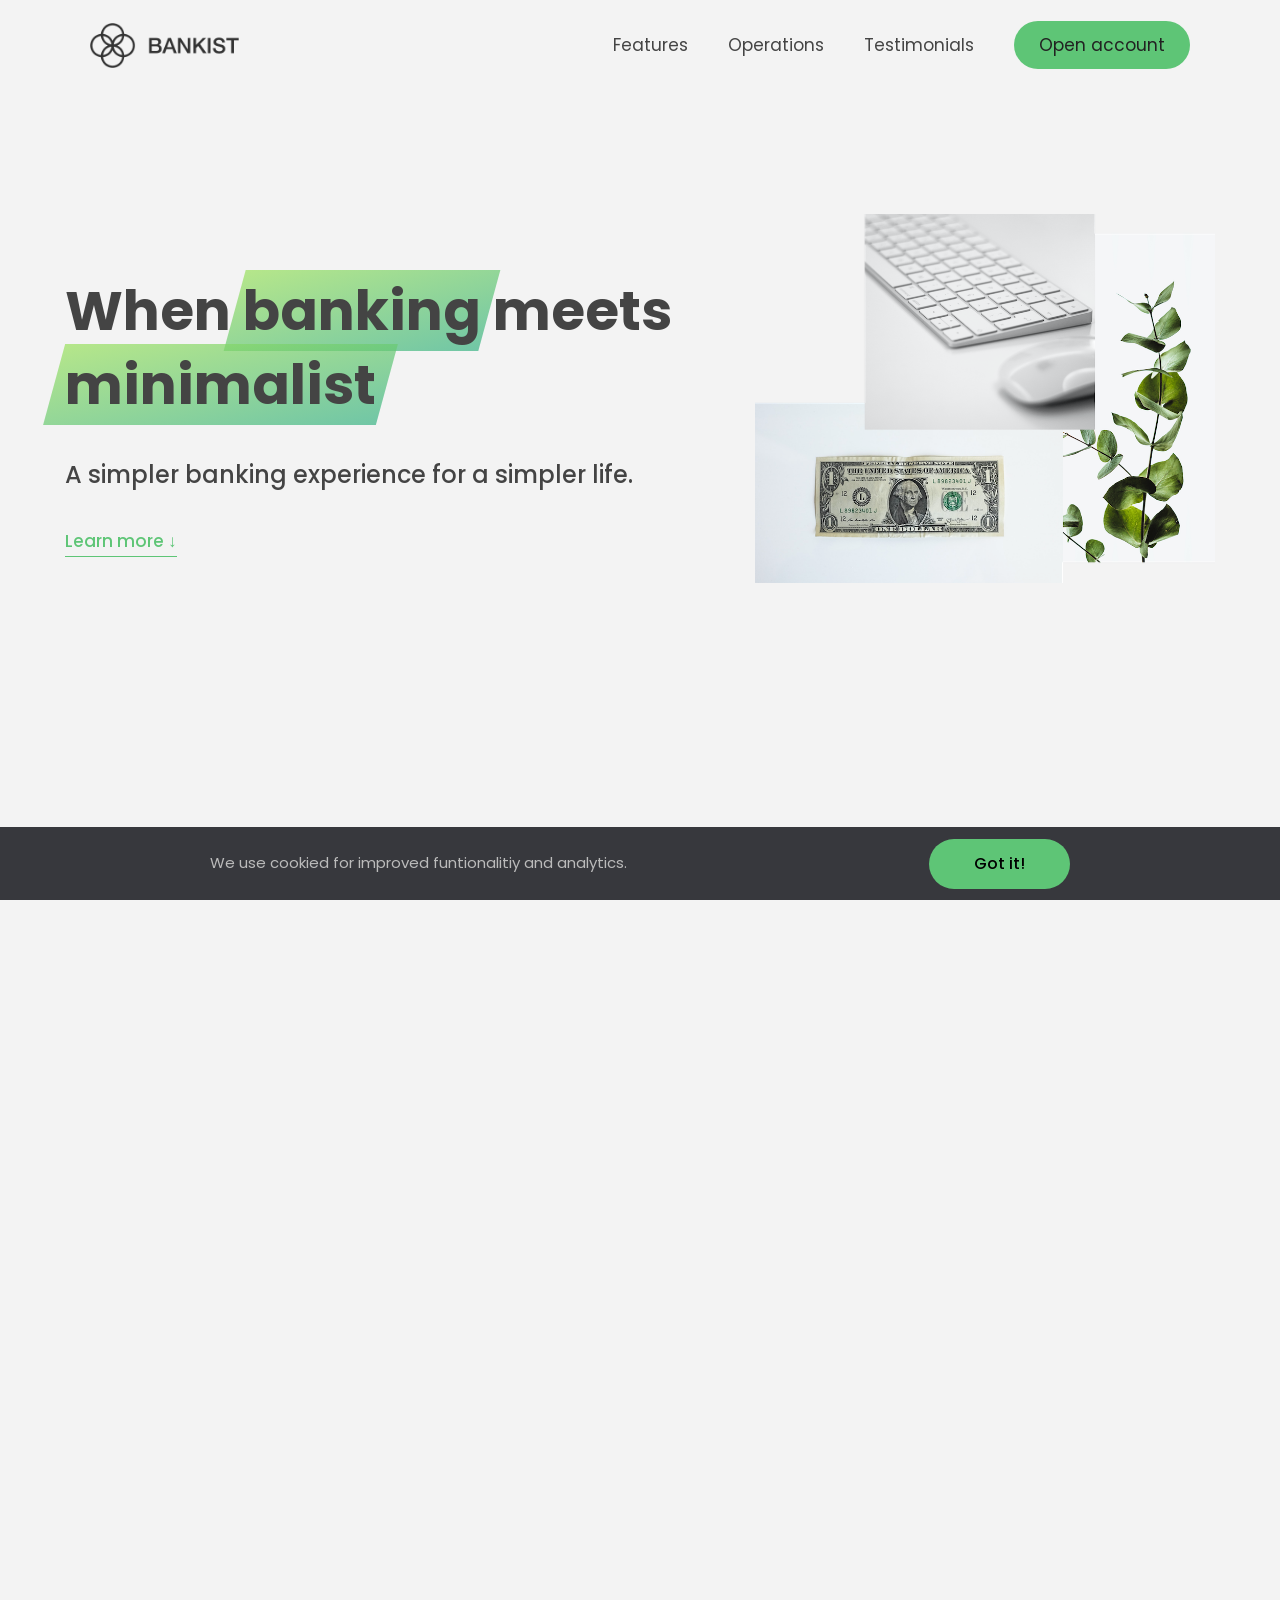
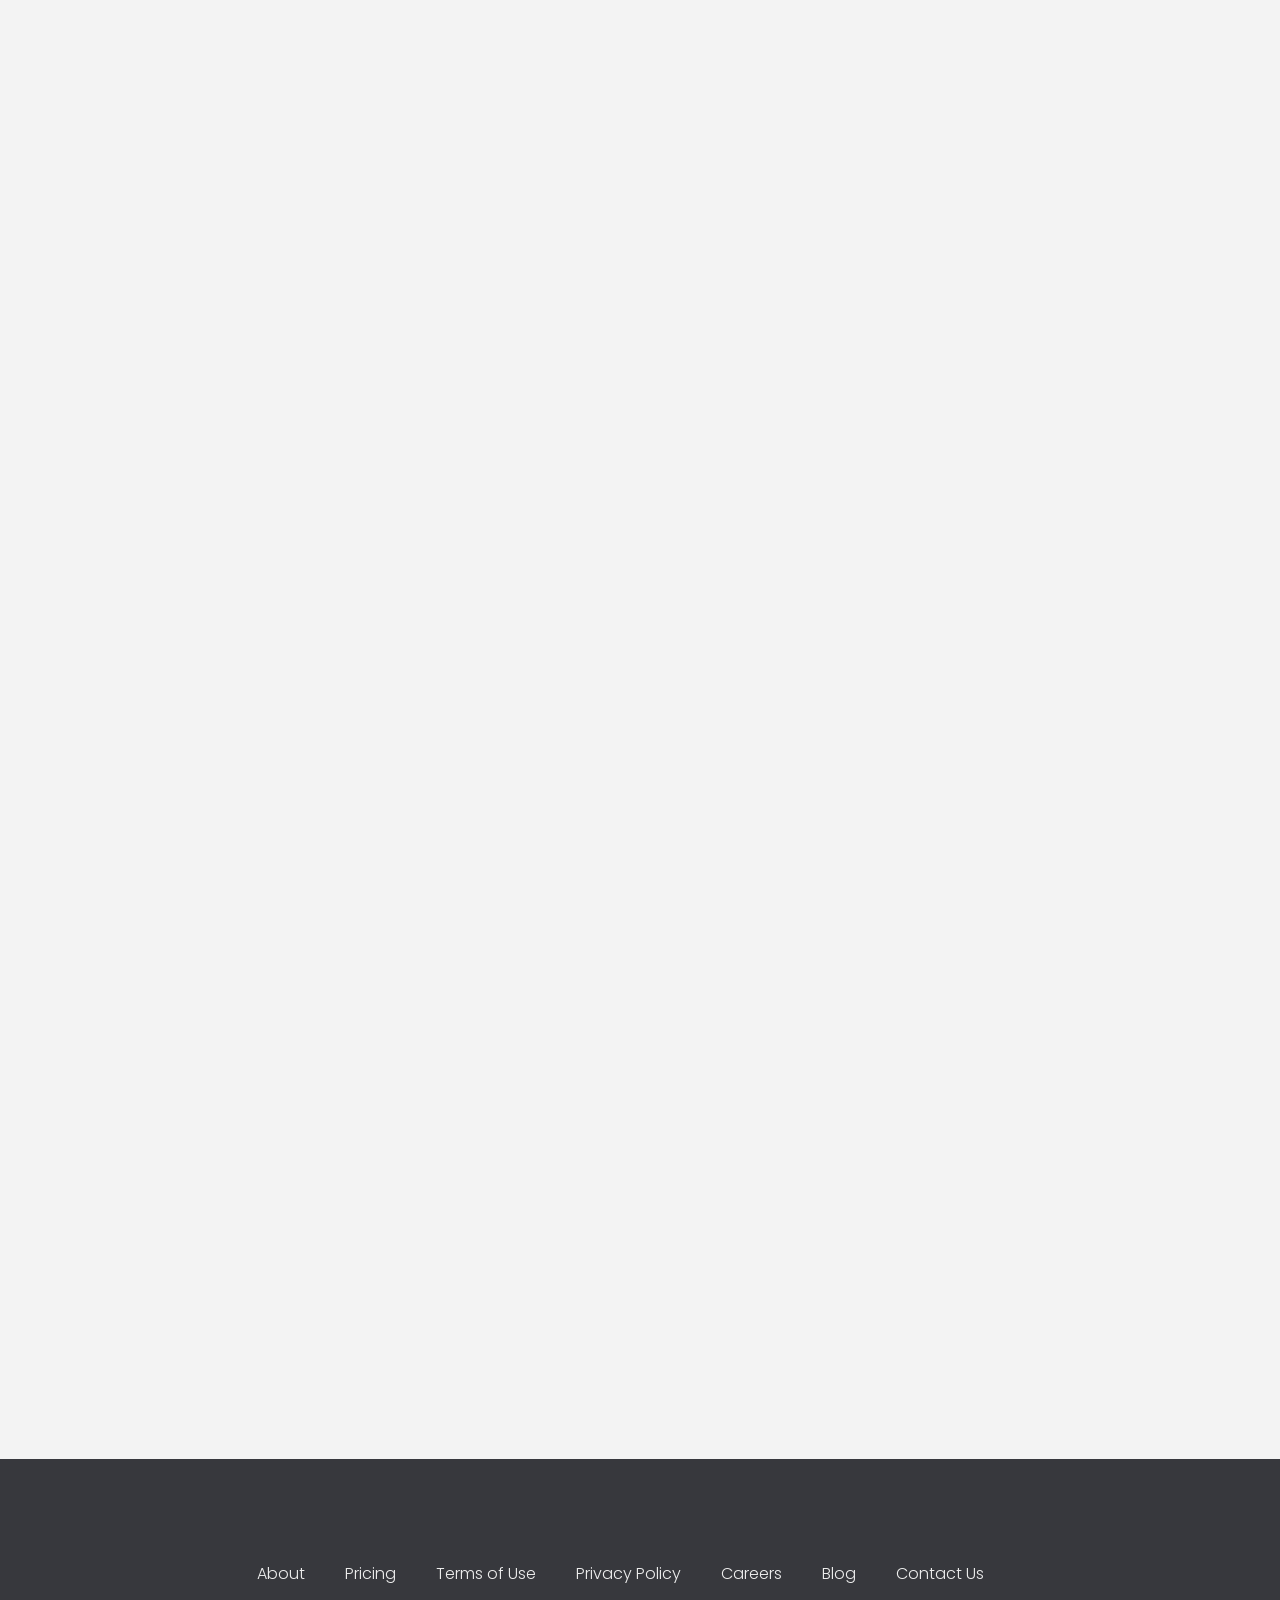
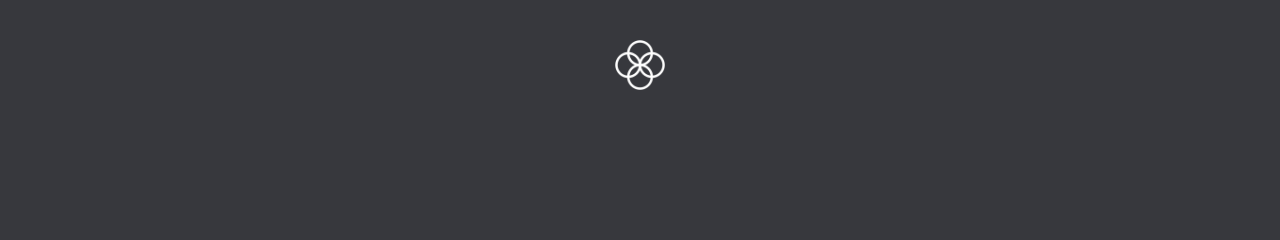
<file: bankist-final/index.html>
<!DOCTYPE html>
<html lang="en">
  <head>
    <meta charset="UTF-8" />
    <meta name="viewport" content="width=device-width, initial-scale=1.0" />
    <meta http-equiv="X-UA-Compatible" content="ie=edge" />
    <link rel="shortcut icon" type="image/png" href="img/icon.png" />

    <link
      href="https://fonts.googleapis.com/css?family=Poppins:300,400,500,600&display=swap"
      rel="stylesheet"
    />
    <link rel="stylesheet" href="style.css" />
    <title>Bankist | When Banking meets Minimalist</title>
  </head>
  <body>
    <header class="header">
      <nav class="nav">
        <img
          src="img/logo.png"
          alt="Bankist logo"
          class="nav__logo"
          id="logo"
        />
        <ul class="nav__links">
          <li class="nav__item">
            <a class="nav__link" href="#section--1">Features</a>
          </li>
          <li class="nav__item">
            <a class="nav__link" href="#section--2">Operations</a>
          </li>
          <li class="nav__item">
            <a class="nav__link" href="#section--3">Testimonials</a>
          </li>
          <li class="nav__item">
            <a class="nav__link nav__link--btn btn--show-modal" href="#"
              >Open account</a
            >
          </li>
        </ul>
      </nav>

      <div class="header__title">
        <h1>
          When
          <!-- Green highlight effect -->
          <span class="highlight">banking</span>
          meets<br />
          <span class="highlight">minimalist</span>
        </h1>
        <h4>A simpler banking experience for a simpler life.</h4>
        <button class="btn--text btn--scroll-to">Learn more &DownArrow;</button>
        <img
          src="img/hero.png"
          class="header__img"
          alt="Minimalist bank items"
        />
      </div>
    </header>

    <section class="section" id="section--1">
      <div class="section__title">
        <h2 class="section__description">Features</h2>
        <h3 class="section__header">
          Everything you need in a modern bank and more.
        </h3>
      </div>

      <div class="features">
        <img
          src="img/digital-lazy.jpg"
          data-src="img/digital.jpg"
          alt="Computer"
          class="features__img lazy-img"
        />
        <div class="features__feature">
          <div class="features__icon">
            <svg>
              <use href="img/icons.svg#icon-monitor"></use>
            </svg>
          </div>
          <h5 class="features__header">100% digital bank</h5>
          <p>
            Lorem ipsum dolor sit amet consectetur adipisicing elit. Unde alias
            sint quos? Accusantium a fugiat porro reiciendis saepe quibusdam
            debitis ducimus.
          </p>
        </div>

        <div class="features__feature">
          <div class="features__icon">
            <svg>
              <use href="img/icons.svg#icon-trending-up"></use>
            </svg>
          </div>
          <h5 class="features__header">Watch your money grow</h5>
          <p>
            Nesciunt quos autem dolorum voluptates cum dolores dicta fuga
            inventore ab? Nulla incidunt eius numquam sequi iste pariatur
            quibusdam!
          </p>
        </div>
        <img
          src="img/grow-lazy.jpg"
          data-src="img/grow.jpg"
          alt="Plant"
          class="features__img lazy-img"
        />

        <img
          src="img/card-lazy.jpg"
          data-src="img/card.jpg"
          alt="Credit card"
          class="features__img lazy-img"
        />
        <div class="features__feature">
          <div class="features__icon">
            <svg>
              <use href="img/icons.svg#icon-credit-card"></use>
            </svg>
          </div>
          <h5 class="features__header">Free debit card included</h5>
          <p>
            Quasi, fugit in cumque cupiditate reprehenderit debitis animi enim
            eveniet consequatur odit quam quos possimus assumenda dicta fuga
            inventore ab.
          </p>
        </div>
      </div>
    </section>

    <section class="section" id="section--2">
      <div class="section__title">
        <h2 class="section__description">Operations</h2>
        <h3 class="section__header">
          Everything as simple as possible, but no simpler.
        </h3>
      </div>

      <div class="operations">
        <div class="operations__tab-container">
          <button
            class="btn operations__tab operations__tab--1 operations__tab--active"
            data-tab="1"
          >
            <span>01</span>Instant Transfers
          </button>
          <button class="btn operations__tab operations__tab--2" data-tab="2">
            <span>02</span>Instant Loans
          </button>
          <button class="btn operations__tab operations__tab--3" data-tab="3">
            <span>03</span>Instant Closing
          </button>
        </div>
        <div
          class="operations__content operations__content--1 operations__content--active"
        >
          <div class="operations__icon operations__icon--1">
            <svg>
              <use href="img/icons.svg#icon-upload"></use>
            </svg>
          </div>
          <h5 class="operations__header">
            Tranfser money to anyone, instantly! No fees, no BS.
          </h5>
          <p>
            Lorem ipsum dolor sit amet, consectetur adipisicing elit, sed do
            eiusmod tempor incididunt ut labore et dolore magna aliqua. Ut enim
            ad minim veniam, quis nostrud exercitation ullamco laboris nisi ut
            aliquip ex ea commodo consequat.
          </p>
        </div>

        <div class="operations__content operations__content--2">
          <div class="operations__icon operations__icon--2">
            <svg>
              <use href="img/icons.svg#icon-home"></use>
            </svg>
          </div>
          <h5 class="operations__header">
            Buy a home or make your dreams come true, with instant loans.
          </h5>
          <p>
            Duis aute irure dolor in reprehenderit in voluptate velit esse
            cillum dolore eu fugiat nulla pariatur. Excepteur sint occaecat
            cupidatat non proident, sunt in culpa qui officia deserunt mollit
            anim id est laborum.
          </p>
        </div>
        <div class="operations__content operations__content--3">
          <div class="operations__icon operations__icon--3">
            <svg>
              <use href="img/icons.svg#icon-user-x"></use>
            </svg>
          </div>
          <h5 class="operations__header">
            No longer need your account? No problem! Close it instantly.
          </h5>
          <p>
            Excepteur sint occaecat cupidatat non proident, sunt in culpa qui
            officia deserunt mollit anim id est laborum. Ut enim ad minim
            veniam, quis nostrud exercitation ullamco laboris nisi ut aliquip ex
            ea commodo consequat.
          </p>
        </div>
      </div>
    </section>

    <section class="section" id="section--3">
      <div class="section__title section__title--testimonials">
        <h2 class="section__description">Not sure yet?</h2>
        <h3 class="section__header">
          Millions of Bankists are already making their lifes simpler.
        </h3>
      </div>

      <div class="slider">
        <div class="slide slide--1">
          <div class="testimonial">
            <h5 class="testimonial__header">Best financial decision ever!</h5>
            <blockquote class="testimonial__text">
              Lorem ipsum dolor sit, amet consectetur adipisicing elit.
              Accusantium quas quisquam non? Quas voluptate nulla minima
              deleniti optio ullam nesciunt, numquam corporis et asperiores
              laboriosam sunt, praesentium suscipit blanditiis. Necessitatibus
              id alias reiciendis, perferendis facere pariatur dolore veniam
              autem esse non voluptatem saepe provident nihil molestiae.
            </blockquote>
            <address class="testimonial__author">
              <img src="img/user-1.jpg" alt="" class="testimonial__photo" />
              <h6 class="testimonial__name">Aarav Lynn</h6>
              <p class="testimonial__location">San Francisco, USA</p>
            </address>
          </div>
        </div>

        <div class="slide slide--2">
          <div class="testimonial">
            <h5 class="testimonial__header">
              The last step to becoming a complete minimalist
            </h5>
            <blockquote class="testimonial__text">
              Quisquam itaque deserunt ullam, quia ea repellendus provident,
              ducimus neque ipsam modi voluptatibus doloremque, corrupti
              laborum. Incidunt numquam perferendis veritatis neque repellendus.
              Lorem, ipsum dolor sit amet consectetur adipisicing elit. Illo
              deserunt exercitationem deleniti.
            </blockquote>
            <address class="testimonial__author">
              <img src="img/user-2.jpg" alt="" class="testimonial__photo" />
              <h6 class="testimonial__name">Miyah Miles</h6>
              <p class="testimonial__location">London, UK</p>
            </address>
          </div>
        </div>

        <div class="slide slide--3">
          <div class="testimonial">
            <h5 class="testimonial__header">
              Finally free from old-school banks
            </h5>
            <blockquote class="testimonial__text">
              Debitis, nihil sit minus suscipit magni aperiam vel tenetur
              incidunt commodi architecto numquam omnis nulla autem,
              necessitatibus blanditiis modi similique quidem. Odio aliquam
              culpa dicta beatae quod maiores ipsa minus consequatur error sunt,
              deleniti saepe aliquid quos inventore sequi. Necessitatibus id
              alias reiciendis, perferendis facere.
            </blockquote>
            <address class="testimonial__author">
              <img src="img/user-3.jpg" alt="" class="testimonial__photo" />
              <h6 class="testimonial__name">Francisco Gomes</h6>
              <p class="testimonial__location">Lisbon, Portugal</p>
            </address>
          </div>
        </div>

        <!-- <div class="slide"><img src="img/img-1.jpg" alt="Photo 1" /></div>
        <div class="slide"><img src="img/img-2.jpg" alt="Photo 2" /></div>
        <div class="slide"><img src="img/img-3.jpg" alt="Photo 3" /></div>
        <div class="slide"><img src="img/img-4.jpg" alt="Photo 4" /></div> -->
        <button class="slider__btn slider__btn--left">&larr;</button>
        <button class="slider__btn slider__btn--right">&rarr;</button>
        <div class="dots"></div>
      </div>
    </section>

    <section class="section section--sign-up">
      <div class="section__title">
        <h3 class="section__header">
          The best day to join Bankist was one year ago. The second best is
          today!
        </h3>
      </div>
      <button class="btn btn--show-modal">Open your free account today!</button>
    </section>

    <footer class="footer">
      <ul class="footer__nav">
        <li class="footer__item">
          <a class="footer__link" href="#">About</a>
        </li>
        <li class="footer__item">
          <a class="footer__link" href="#">Pricing</a>
        </li>
        <li class="footer__item">
          <a class="footer__link" href="#">Terms of Use</a>
        </li>
        <li class="footer__item">
          <a class="footer__link" href="#">Privacy Policy</a>
        </li>
        <li class="footer__item">
          <a class="footer__link" href="#">Careers</a>
        </li>
        <li class="footer__item">
          <a class="footer__link" href="#">Blog</a>
        </li>
        <li class="footer__item">
          <a class="footer__link" href="#">Contact Us</a>
        </li>
      </ul>
      <img src="img/icon.png" alt="Logo" class="footer__logo" />
    </footer>

    <div class="modal hidden">
      <button class="btn--close-modal">&times;</button>
      <h2 class="modal__header">
        Open your bank account <br />
        in just <span class="highlight">5 minutes</span>
      </h2>
      <form class="modal__form">
        <label>First Name</label>
        <input type="text" />
        <label>Last Name</label>
        <input type="text" />
        <label>Email Address</label>
        <input type="email" />
        <button class="btn">Next step &rarr;</button>
      </form>
    </div>
    <div class="overlay hidden"></div>

    <script src="script.js"></script>
  </body>
</html>
</file>
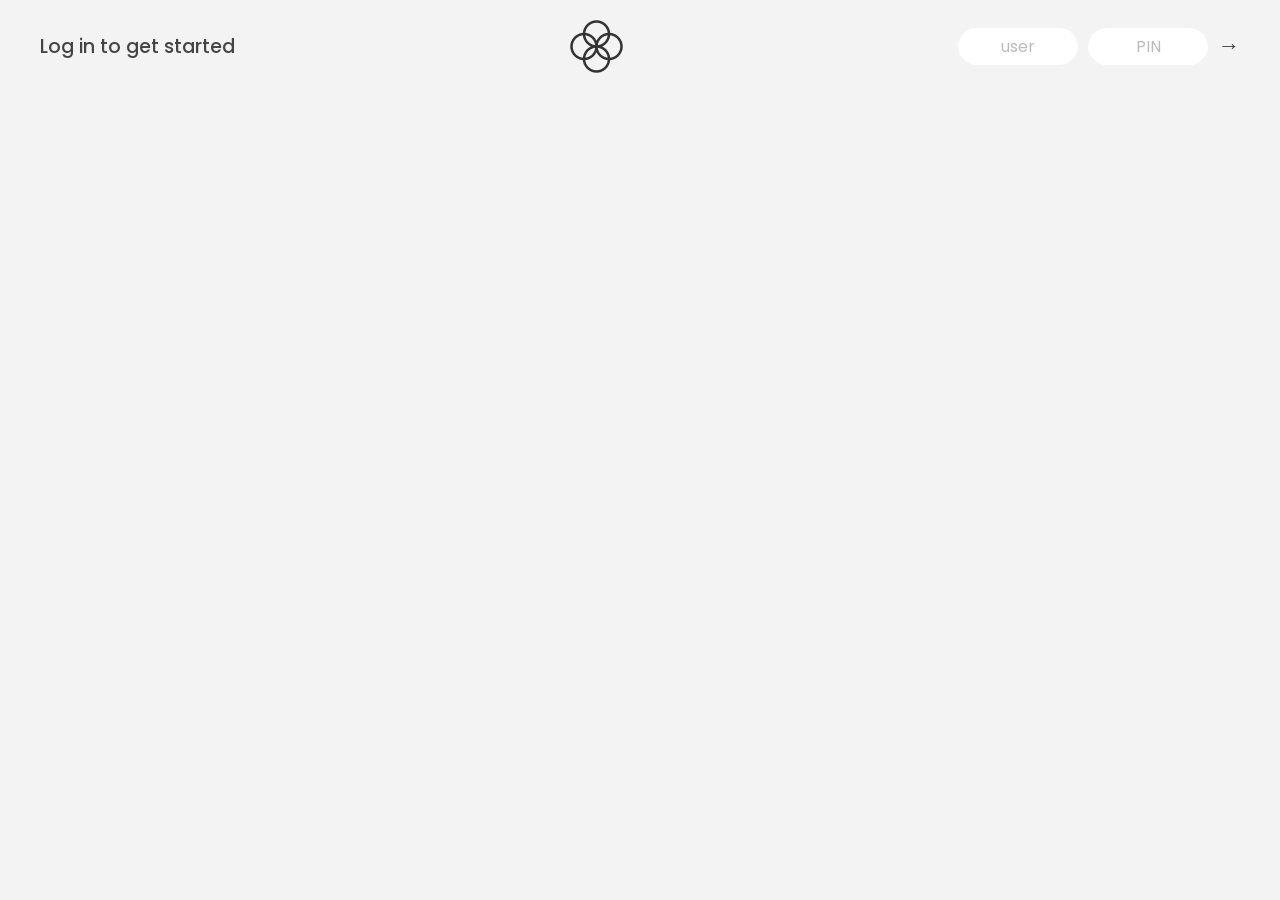
<file: bankist/index.html>
<!DOCTYPE html>
<html lang="en">
  <head>
    <meta charset="UTF-8" />
    <meta name="viewport" content="width=device-width, initial-scale=1.0" />
    <meta http-equiv="X-UA-Compatible" content="ie=edge" />
    <link rel="shortcut icon" type="image/png" href="/icon.png" />

    <link
      href="https://fonts.googleapis.com/css?family=Poppins:400,500,600&display=swap"
      rel="stylesheet"
    />

    <link rel="stylesheet" href="style.css" />
    <title>Bankist</title>
  </head>
  <body>
    <!-- TOP NAVIGATION -->
    <nav>
      <p class="welcome">Log in to get started</p>
      <img src="logo.png" alt="Logo" class="logo" />
      <form class="login">
        <input
          type="text"
          placeholder="user"
          class="login__input login__input--user"
        />
        <!-- In practice, use type="password" -->
        <input
          type="text"
          placeholder="PIN"
          maxlength="4"
          class="login__input login__input--pin"
        />
        <button class="login__btn">&rarr;</button>
      </form>
    </nav>

    <main class="app">
      <!-- BALANCE -->
      <div class="balance">
        <div>
          <p class="balance__label">Current balance</p>
          <p class="balance__date">
            As of <span class="date">05/03/2037</span>
          </p>
        </div>
        <p class="balance__value">0000€</p>
      </div>

      <!-- MOVEMENTS -->
      <div class="movements">
        <div class="movements__row">
          <div class="movements__type movements__type--deposit">2 deposit</div>
          <div class="movements__date">3 days ago</div>
          <div class="movements__value">4 000€</div>
        </div>
        <div class="movements__row">
          <div class="movements__type movements__type--withdrawal">
            1 withdrawal
          </div>
          <div class="movements__date">24/01/2037</div>
          <div class="movements__value">-378€</div>
        </div>
      </div>

      <!-- SUMMARY -->
      <div class="summary">
        <p class="summary__label">In</p>
        <p class="summary__value summary__value--in">0000€</p>
        <p class="summary__label">Out</p>
        <p class="summary__value summary__value--out">0000€</p>
        <p class="summary__label">Interest</p>
        <p class="summary__value summary__value--interest">0000€</p>
        <button class="btn--sort">&downarrow; SORT</button>
      </div>

      <!-- OPERATION: TRANSFERS -->
      <div class="operation operation--transfer">
        <h2>Transfer money</h2>
        <form class="form form--transfer">
          <input type="text" class="form__input form__input--to" />
          <input type="number" class="form__input form__input--amount" />
          <button class="form__btn form__btn--transfer">&rarr;</button>
          <label class="form__label">Transfer to</label>
          <label class="form__label">Amount</label>
        </form>
      </div>

      <!-- OPERATION: LOAN -->
      <div class="operation operation--loan">
        <h2>Request loan</h2>
        <form class="form form--loan">
          <input type="number" class="form__input form__input--loan-amount" />
          <button class="form__btn form__btn--loan">&rarr;</button>
          <label class="form__label form__label--loan">Amount</label>
        </form>
      </div>

      <!-- OPERATION: CLOSE -->
      <div class="operation operation--close">
        <h2>Close account</h2>
        <form class="form form--close">
          <input type="text" class="form__input form__input--user" />
          <input
            type="password"
            maxlength="6"
            class="form__input form__input--pin"
          />
          <button class="form__btn form__btn--close">&rarr;</button>
          <label class="form__label">Confirm user</label>
          <label class="form__label">Confirm PIN</label>
        </form>
      </div>

      <!-- LOGOUT TIMER -->
      <p class="logout-timer">
        You will be logged out in <span class="timer">05:00</span>
      </p>
    </main>

    <script src="script.js"></script>
  </body>
</html>
</file>
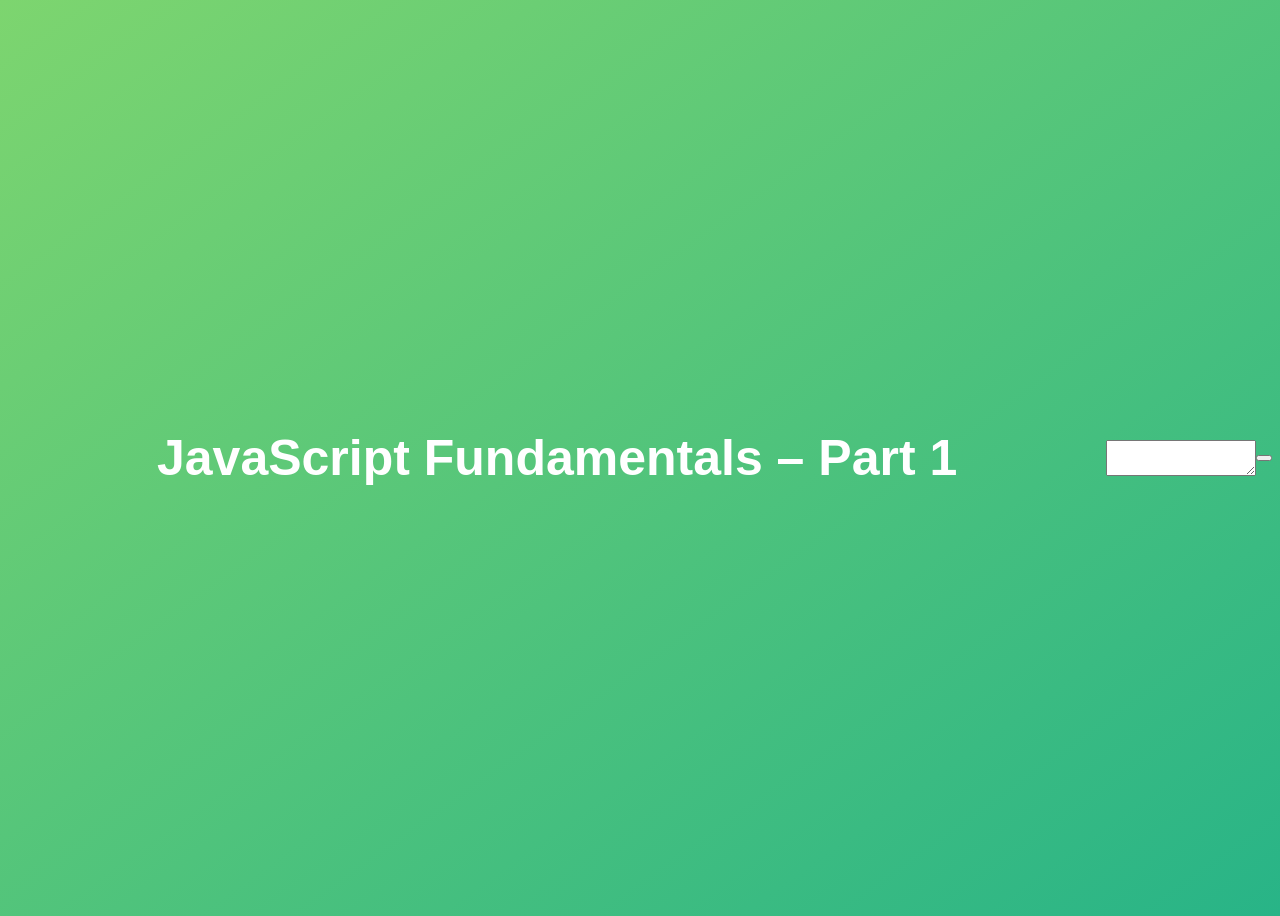
<file: data+structures+modern+operator+and+string/index.html>
<!DOCTYPE html>
<html lang="en">
  <head>
    <meta charset="UTF-8" />
    <meta name="viewport" content="width=device-width, initial-scale=1.0" />
    <meta http-equiv="X-UA-Compatible" content="ie=edge" />
    <title>JavaScript Fundamentals – Part 1</title>
    <style>
      body {
        height: 100vh;
        display: flex;
        align-items: center;
        background: linear-gradient(to top left, #28b487, #7dd56f);
      }
      h1 {
        font-family: sans-serif;
        font-size: 50px;
        line-height: 1.3;
        width: 100%;
        padding: 30px;
        text-align: center;
        color: white;
      }
    </style>
  </head>
  <body>
    <h1>JavaScript Fundamentals – Part 1</h1>
    <script src="script.js"></script>
  </body>
</html>
</file>
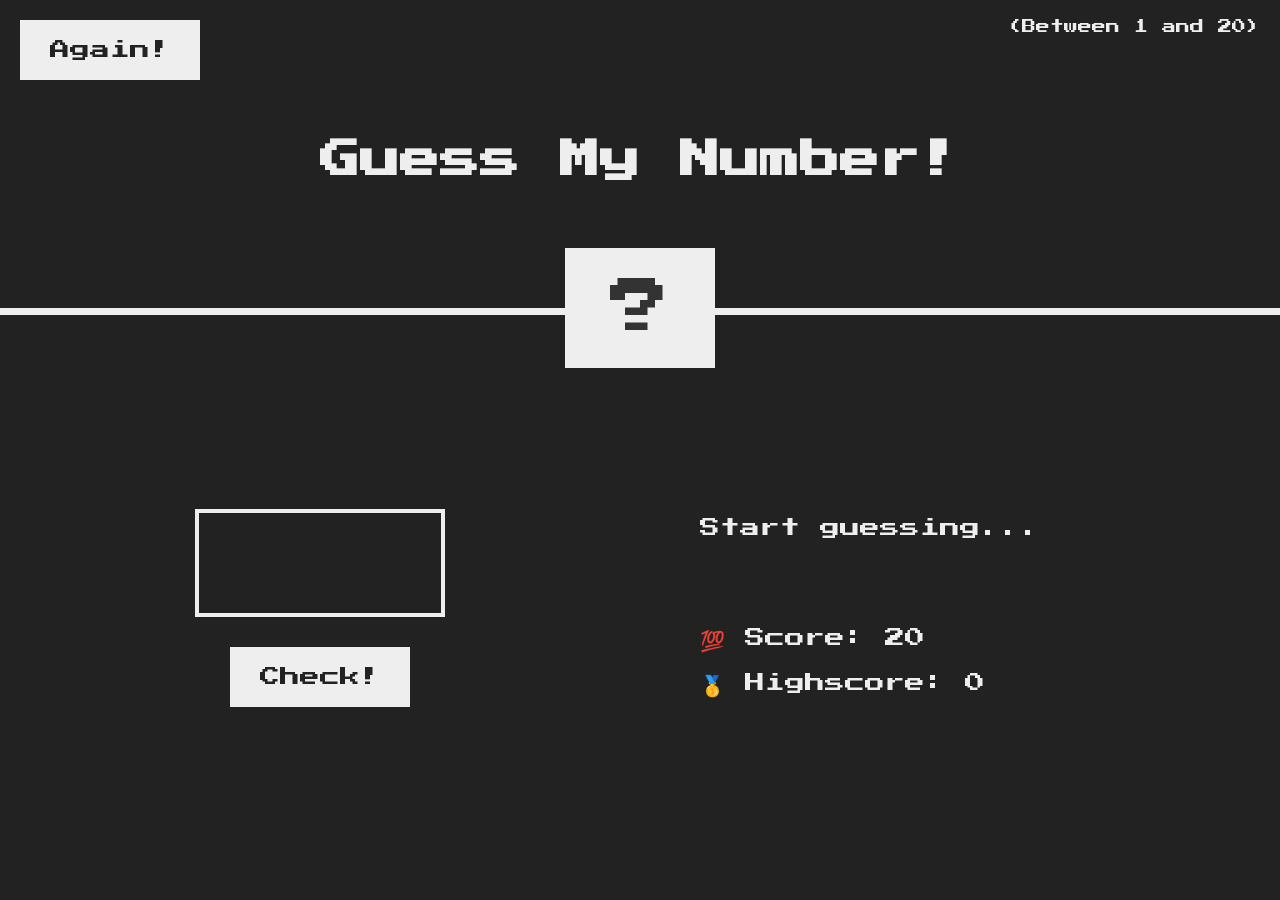
<file: guess_my_numbers/index.html>
<!DOCTYPE html>
<html lang="en">
  <head>
    <meta charset="UTF-8" />
    <meta name="viewport" content="width=device-width, initial-scale=1.0" />
    <meta http-equiv="X-UA-Compatible" content="ie=edge" />
    <link rel="stylesheet" href="style.css" />
    <title>Guess My Number!</title>
  </head>
  <body>
    <header>
      <h1>Guess My Number!</h1>
      <p class="between">(Between 1 and 20)</p>
      <button class="btn again">Again!</button>
      <div class="number">?</div>
    </header>
    <main>
      <section class="left">
        <input type="number" class="guess" />
        <button class="btn check">Check!</button>
      </section>
      <section class="right">
        <p class="message">Start guessing...</p>
        <p class="label-score">💯 Score: <span class="score">20</span></p>
        <p class="label-highscore">
          🥇 Highscore: <span class="highscore">0</span>
        </p>
      </section>
    </main>
    <script src="script.js"></script>
  </body>
</html>
</file>
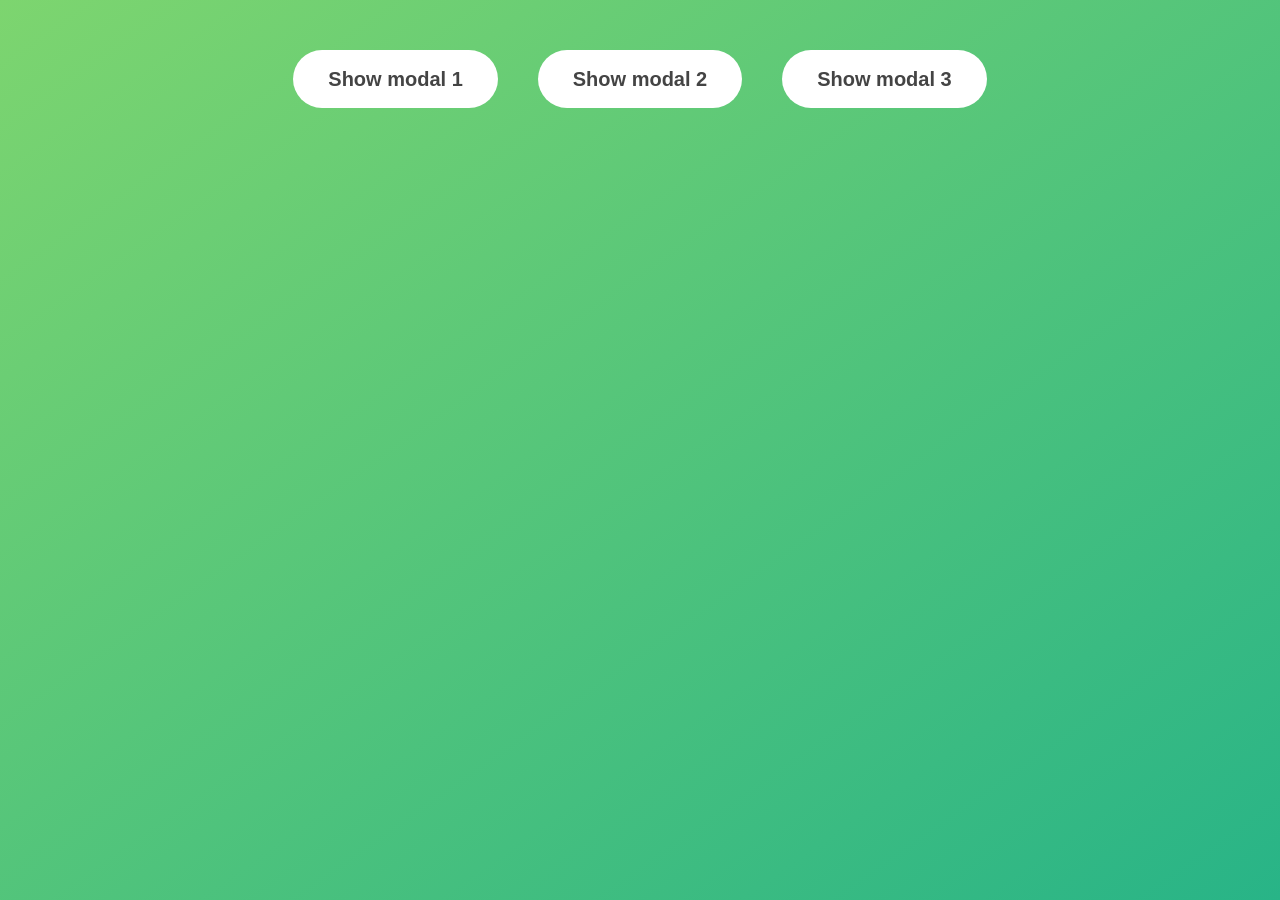
<file: modal/index.html>
<!DOCTYPE html>
<html lang="en">
  <head>
    <meta charset="UTF-8" />
    <meta name="viewport" content="width=device-width, initial-scale=1.0" />
    <meta http-equiv="X-UA-Compatible" content="ie=edge" />
    <link rel="stylesheet" href="style.css" />
    <title>Modal window</title>
  </head>
  <body>
    <button class="show-modal">Show modal 1</button>
    <button class="show-modal">Show modal 2</button>
    <button class="show-modal">Show modal 3</button>

    <div class="modal hidden">
      <button class="close-modal">&times;</button>
      <h1>I'm a modal window 😍</h1>
      <p>
        Lorem ipsum dolor sit amet, consectetur adipisicing elit, sed do eiusmod
        tempor incididunt ut labore et dolore magna aliqua. Ut enim ad minim
        veniam, quis nostrud exercitation ullamco laboris nisi ut aliquip ex ea
        commodo consequat. Duis aute irure dolor in reprehenderit in voluptate
        velit esse cillum dolore eu fugiat nulla pariatur. Excepteur sint
        occaecat cupidatat non proident, sunt in culpa qui officia deserunt
        mollit anim id est laborum.
      </p>
    </div>
    <div class="overlay hidden"></div>

    <script src="script.js"></script>
  </body>
</html>
</file>
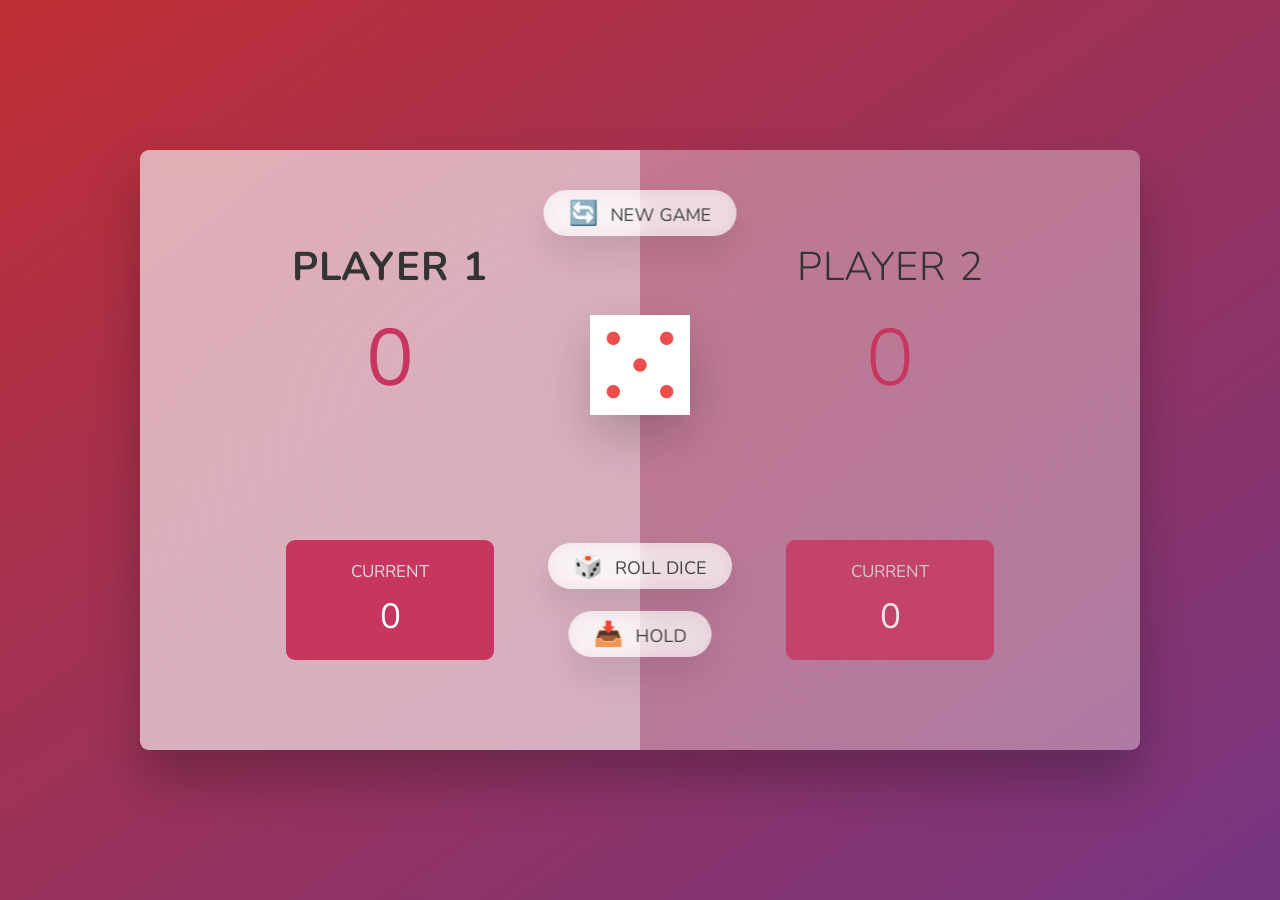
<file: ping_game/index.html>
<!DOCTYPE html>
<html lang="en">
  <head>
    <meta charset="UTF-8" />
    <meta name="viewport" content="width=device-width, initial-scale=1.0" />
    <meta http-equiv="X-UA-Compatible" content="ie=edge" />
    <link rel="stylesheet" href="style.css" />
    <title>Pig Game</title>
  </head>
  <body>
    <main>
      <section class="player player--0 player--active">
        <h2 class="name" id="name--0">Player 1</h2>
        <p class="score" id="score--0">0</p>
        <div class="current">
          <p class="current-label">Current</p>
          <p class="current-score" id="current--0">0</p>
        </div>
      </section>
      <section class="player player--1">
        <h2 class="name" id="name--1">Player 2</h2>
        <p class="score" id="score--1">0</p>
        <div class="current">
          <p class="current-label">Current</p>
          <p class="current-score" id="current--1">0</p>
        </div>
      </section>

      <img src="dice-5.png" alt="Playing dice" class="dice" />
      <button class="btn btn--new">🔄 New game</button>
      <button class="btn btn--roll">🎲 Roll dice</button>
      <button class="btn btn--hold">📥 Hold</button>
    </main>
    <script src="script.js"></script>
  </body>
</html>
</file>
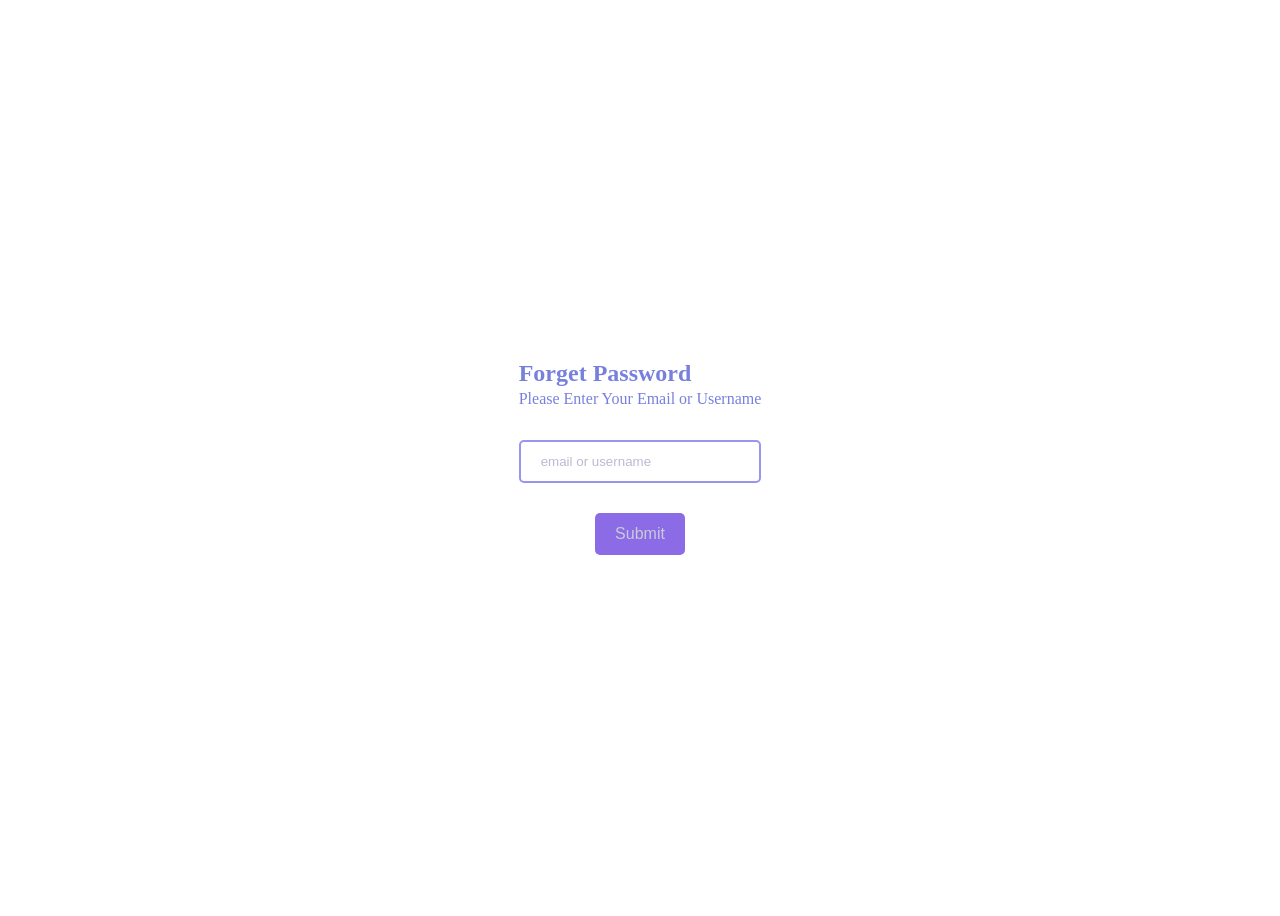
<file: to do app/frontend/signup-login/forget-password.html>
<!DOCTYPE html>
<html lang="en">
  <head>
    <meta charset="UTF-8" />
    <meta name="viewport" content="width=device-width, initial-scale=1.0" />
    <meta http-equiv="X-UA-Compatible" content="ie=edge" />
    <link rel="stylesheet" href="style.css" />
    <title>To do</title>
  </head>
  <body>
    <div class="login-form">
      <h1
        style="
          font-size: 1.5rem;
          color: #7880dd;
          margin-bottom: 0.2rem;
          margin-top: 0.2rem;
        "
      >
        Forget Password
      </h1>
      <p style="margin-top: 0.15rem; margin-bottom: 2rem; color: #7880dd">
        Please Enter Your Email or Username
      </p>
      <input
        type="text"
        name="email-username"
        minlength="6"
        maxlength="20"
        required,
        placeholder="email or username"
      /><br /><br />
      <div class="flex-parent jc-center">
        <input type="button" class="button" value="Submit" />
      </div>
    </div>
  </body>
</html>
</file>
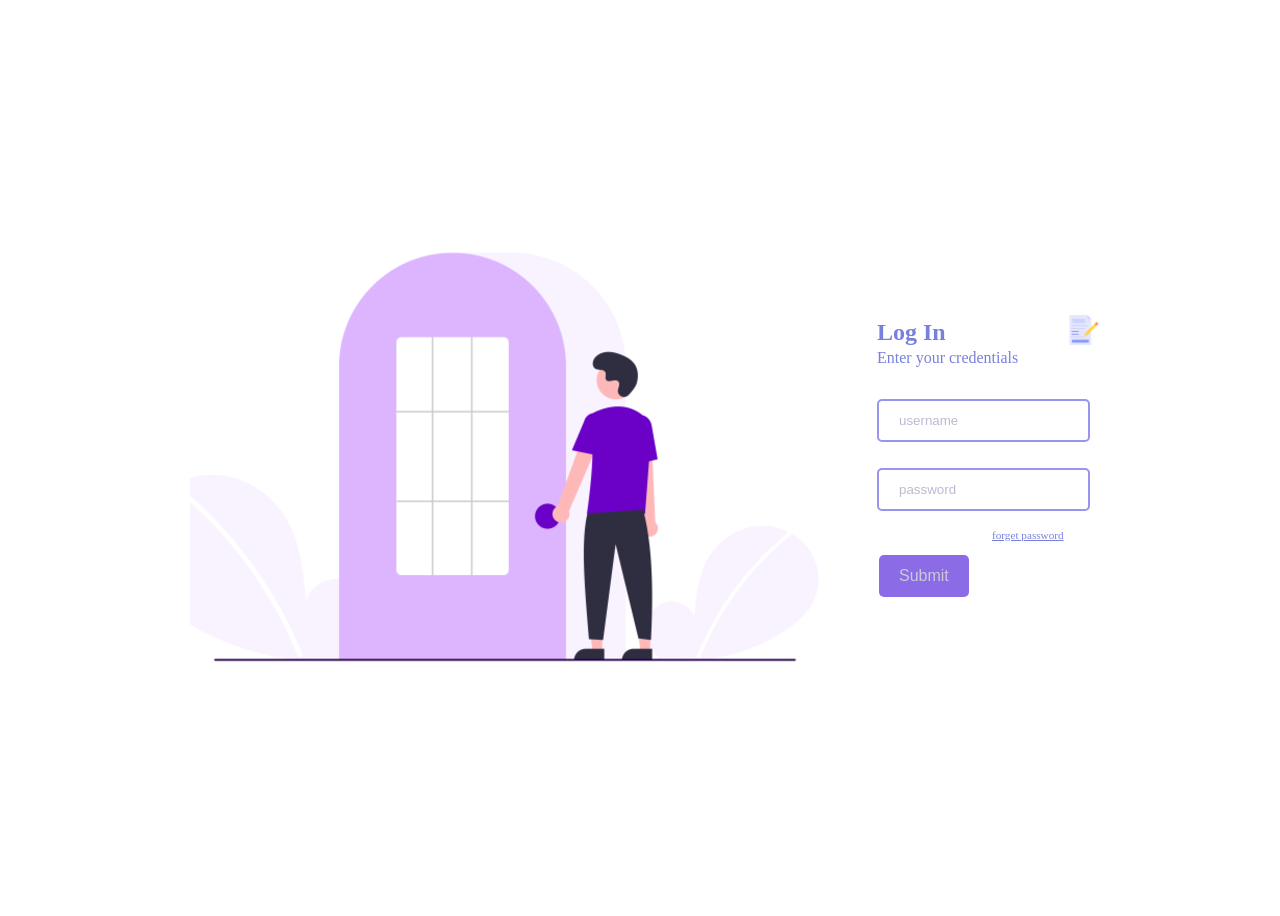
<file: to do app/frontend/signup-login/login.html>
<!DOCTYPE html>
<html lang="en">
  <head>
    <meta charset="UTF-8" />
    <meta name="viewport" content="width=device-width, initial-scale=1.0" />
    <meta http-equiv="X-UA-Compatible" content="ie=edge" />
    <link rel="stylesheet" href="style.css" />
    <title>To do</title>
  </head>
  <body>
    <div class="login-image">
      <img src="login.png" />
    </div>
    <div class="login-form">
      <div id="registration-form-icon">
        <a href="signup.html">
          <img id="registration-form-image" src="content-creator.png" />
        </a>
      </div>

      <h1
        style="
          font-size: 1.5rem;
          color: #7880dd;
          margin-bottom: 0.2rem;
          margin-top: 0.2rem;
        "
      >
        Log In
      </h1>
      <p style="margin-top: 0.15rem; margin-bottom: 2rem; color: #7880dd">
        Enter your credentials
      </p>
      <form id="loginForm">
        <input
          type="text"
          name="username"
          minlength="6"
          maxlength="20"
          required,
          placeholder="username"
        /><br /><br />
        <input
          type="text"
          name="password"
          minlength="6"
          maxlength="20"
          required,
          placeholder="password"
          style="margin-bottom: 0%"
        /><br /><br />
        <div id="forget-password">
          <a style="color: #7880dd" href="forget-password.html"
            >forget password</a
          >
        </div>
        <input type="button" class="button" value="Submit" />
        <!-- <div class="flex-parent jc-center">
          <input type="button" class="button" value="Submit" />
        </div> -->
      </form>
    </div>
    <script src="https://code.jquery.com/jquery-3.6.0.min.js"></script>
    <script>
      $(document).ready(function () {
        $("#loginForm").submit(function (event) {
          event.preventDefault(); // Prevent the default form submission

          // Access the form elements and their values using jQuery
          var username = $("#username").val();
          var password = $("#password").val();

          // Do something with the username and password, like sending them to a server
          console.log("Username:", username);
          console.log("Password:", password);
        });
      });
    </script>
  </body>
</html>
</file>
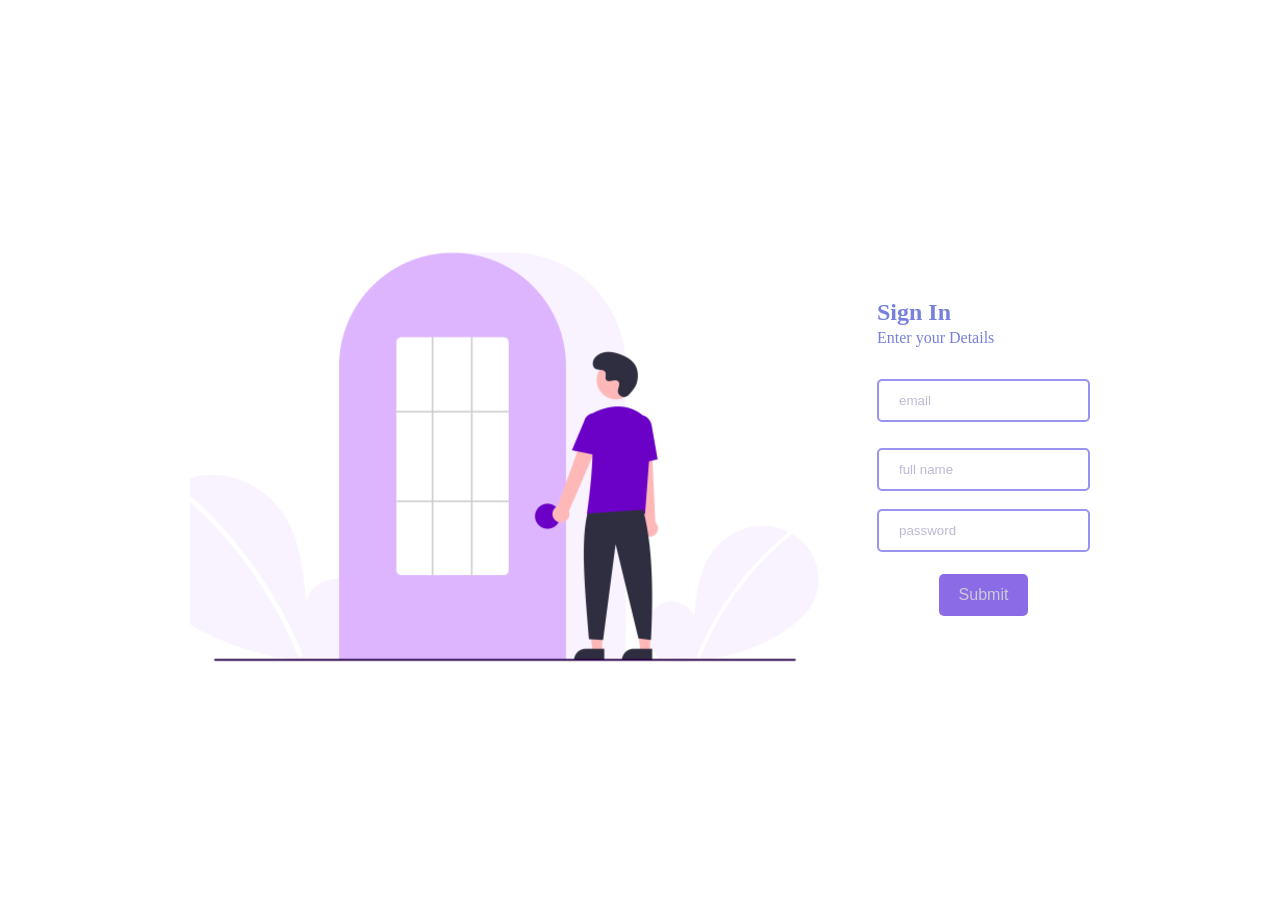
<file: to do app/frontend/signup-login/signup.html>
<!DOCTYPE html>
<html lang="en">
  <head>
    <meta charset="UTF-8" />
    <meta name="viewport" content="width=device-width, initial-scale=1.0" />
    <meta http-equiv="X-UA-Compatible" content="ie=edge" />
    <link rel="stylesheet" href="style.css" />
    <title>To do</title>
  </head>
  <body>
    <div class="login-image">
      <img src="login.png" />
    </div>
    <div class="login-form">
      <h1
        style="
          font-size: 1.5rem;
          color: #7880dd;
          margin-bottom: 0.2rem;
          margin-top: 0.2rem;
        "
      >
        Sign In
      </h1>
      <p style="margin-top: 0.15rem; margin-bottom: 2rem; color: #7880dd">
        Enter your Details
      </p>
      <input
        type="text"
        name="email"
        minlength="6"
        maxlength="20"
        required,
        placeholder="email"
      /><br /><br />
      <input
        type="text"
        name="full name"
        minlength="6"
        maxlength="20"
        required,
        placeholder="full name"
        style="margin-bottom: 0%"
      /><br /><br />
      <input
        type="text"
        name="password"
        minlength="6"
        maxlength="20"
        required,
        placeholder="password"
        style="margin-bottom: 0%"
      /><br /><br />
      <div class="flex-parent jc-center">
        <input type="button" class="button" value="Submit" />
      </div>
    </div>
  </body>
</html>
</file>
<file: bankist-final/style.css>
/* The page is NOT responsive. You can implement responsiveness yourself if you wanna have some fun 😃 */

:root {
  --color-primary: #5ec576;
  --color-secondary: #ffcb03;
  --color-tertiary: #ff585f;
  --color-primary-darker: #4bbb7d;
  --color-secondary-darker: #ffbb00;
  --color-tertiary-darker: #fd424b;
  --color-primary-opacity: #5ec5763a;
  --color-secondary-opacity: #ffcd0331;
  --color-tertiary-opacity: #ff58602d;
  --gradient-primary: linear-gradient(to top left, #39b385, #9be15d);
  --gradient-secondary: linear-gradient(to top left, #ffb003, #ffcb03);
}

* {
  margin: 0;
  padding: 0;
  box-sizing: inherit;
}

html {
  font-size: 62.5%;
  box-sizing: border-box;
}

body {
  font-family: 'Poppins', sans-serif;
  font-weight: 300;
  color: #444;
  line-height: 1.9;
  background-color: #f3f3f3;
}

/* GENERAL ELEMENTS */
.section {
  padding: 15rem 3rem;
  border-top: 1px solid #ddd;

  transition: transform 1s, opacity 1s;
}

.section--hidden {
  opacity: 0;
  transform: translateY(8rem);
}

.section__title {
  max-width: 80rem;
  margin: 0 auto 8rem auto;
}

.section__description {
  font-size: 1.8rem;
  font-weight: 600;
  text-transform: uppercase;
  color: var(--color-primary);
  margin-bottom: 1rem;
}

.section__header {
  font-size: 4rem;
  line-height: 1.3;
  font-weight: 500;
}

.btn {
  display: inline-block;
  background-color: var(--color-primary);
  font-size: 1.6rem;
  font-family: inherit;
  font-weight: 500;
  border: none;
  padding: 1.25rem 4.5rem;
  border-radius: 10rem;
  cursor: pointer;
  transition: all 0.3s;
}

.btn:hover {
  background-color: var(--color-primary-darker);
}

.btn--text {
  display: inline-block;
  background: none;
  font-size: 1.7rem;
  font-family: inherit;
  font-weight: 500;
  color: var(--color-primary);
  border: none;
  border-bottom: 1px solid currentColor;
  padding-bottom: 2px;
  cursor: pointer;
  transition: all 0.3s;
}

p {
  color: #666;
}

/* This is BAD for accessibility! Don't do in the real world! */
button:focus {
  outline: none;
}

img {
  transition: filter 0.5s;
}

.lazy-img {
  filter: blur(20px);
}

/* NAVIGATION */
.nav {
  display: flex;
  justify-content: space-between;
  align-items: center;
  height: 9rem;
  width: 100%;
  padding: 0 6rem;
  z-index: 100;
}

/* nav and stickly class at the same time */
.nav.sticky {
  position: fixed;
  background-color: rgba(255, 255, 255, 0.95);
}

.nav__logo {
  height: 4.5rem;
  transition: all 0.3s;
}

.nav__links {
  display: flex;
  align-items: center;
  list-style: none;
}

.nav__item {
  margin-left: 4rem;
}

.nav__link:link,
.nav__link:visited {
  font-size: 1.7rem;
  font-weight: 400;
  color: inherit;
  text-decoration: none;
  display: block;
  transition: all 0.3s;
}

.nav__link--btn:link,
.nav__link--btn:visited {
  padding: 0.8rem 2.5rem;
  border-radius: 3rem;
  background-color: var(--color-primary);
  color: #222;
}

.nav__link--btn:hover,
.nav__link--btn:active {
  color: inherit;
  background-color: var(--color-primary-darker);
  color: #333;
}

/* HEADER */
.header {
  padding: 0 3rem;
  height: 100vh;
  display: flex;
  flex-direction: column;
  align-items: center;
}

.header__title {
  flex: 1;

  max-width: 115rem;
  display: grid;
  grid-template-columns: 3fr 2fr;
  row-gap: 3rem;
  align-content: center;
  justify-content: center;

  align-items: start;
  justify-items: start;
}

h1 {
  font-size: 5.5rem;
  line-height: 1.35;
}

h4 {
  font-size: 2.4rem;
  font-weight: 500;
}

.header__img {
  width: 100%;
  grid-column: 2 / 3;
  grid-row: 1 / span 4;
  transform: translateY(-6rem);
}

.highlight {
  position: relative;
}

.highlight::after {
  display: block;
  content: '';
  position: absolute;
  bottom: 0;
  left: 0;
  height: 100%;
  width: 100%;
  z-index: -1;
  opacity: 0.7;
  transform: scale(1.07, 1.05) skewX(-15deg);
  background-image: var(--gradient-primary);
}

/* FEATURES */
.features {
  display: grid;
  grid-template-columns: 1fr 1fr;
  gap: 4rem;
  margin: 0 12rem;
}

.features__img {
  width: 100%;
}

.features__feature {
  align-self: center;
  justify-self: center;
  width: 70%;
  font-size: 1.5rem;
}

.features__icon {
  display: flex;
  align-items: center;
  justify-content: center;
  background-color: var(--color-primary-opacity);
  height: 5.5rem;
  width: 5.5rem;
  border-radius: 50%;
  margin-bottom: 2rem;
}

.features__icon svg {
  height: 2.5rem;
  width: 2.5rem;
  fill: var(--color-primary);
}

.features__header {
  font-size: 2rem;
  margin-bottom: 1rem;
}

/* OPERATIONS */
.operations {
  max-width: 100rem;
  margin: 12rem auto 0 auto;

  background-color: #fff;
}

.operations__tab-container {
  display: flex;
  justify-content: center;
}

.operations__tab {
  margin-right: 2.5rem;
  transform: translateY(-50%);
}

.operations__tab span {
  margin-right: 1rem;
  font-weight: 600;
  display: inline-block;
}

.operations__tab--1 {
  background-color: var(--color-secondary);
}

.operations__tab--1:hover {
  background-color: var(--color-secondary-darker);
}

.operations__tab--3 {
  background-color: var(--color-tertiary);
  margin: 0;
}

.operations__tab--3:hover {
  background-color: var(--color-tertiary-darker);
}

.operations__tab--active {
  transform: translateY(-66%);
}

.operations__content {
  display: none;

  /* JUST PRESENTATIONAL */
  font-size: 1.7rem;
  padding: 2.5rem 7rem 6.5rem 7rem;
}

.operations__content--active {
  display: grid;
  grid-template-columns: 7rem 1fr;
  column-gap: 3rem;
  row-gap: 0.5rem;
}

.operations__header {
  font-size: 2.25rem;
  font-weight: 500;
  align-self: center;
}

.operations__icon {
  display: flex;
  align-items: center;
  justify-content: center;
  height: 7rem;
  width: 7rem;
  border-radius: 50%;
}

.operations__icon svg {
  height: 2.75rem;
  width: 2.75rem;
}

.operations__content p {
  grid-column: 2;
}

.operations__icon--1 {
  background-color: var(--color-secondary-opacity);
}
.operations__icon--2 {
  background-color: var(--color-primary-opacity);
}
.operations__icon--3 {
  background-color: var(--color-tertiary-opacity);
}
.operations__icon--1 svg {
  fill: var(--color-secondary-darker);
}
.operations__icon--2 svg {
  fill: var(--color-primary);
}
.operations__icon--3 svg {
  fill: var(--color-tertiary);
}

/* SLIDER */
.slider {
  max-width: 100rem;
  height: 50rem;
  margin: 0 auto;
  position: relative;

  /* IN THE END */
  overflow: hidden;
}

.slide {
  position: absolute;
  top: 0;
  width: 100%;
  height: 50rem;

  display: flex;
  align-items: center;
  justify-content: center;

  /* THIS creates the animation! */
  transition: transform 1s;
}

.slide > img {
  /* Only for images that have different size than slide */
  width: 100%;
  height: 100%;
  object-fit: cover;
}

.slider__btn {
  position: absolute;
  top: 50%;
  z-index: 10;

  border: none;
  background: rgba(255, 255, 255, 0.7);
  font-family: inherit;
  color: #333;
  border-radius: 50%;
  height: 5.5rem;
  width: 5.5rem;
  font-size: 3.25rem;
  cursor: pointer;
}

.slider__btn--left {
  left: 6%;
  transform: translate(-50%, -50%);
}

.slider__btn--right {
  right: 6%;
  transform: translate(50%, -50%);
}

.dots {
  position: absolute;
  bottom: 5%;
  left: 50%;
  transform: translateX(-50%);
  display: flex;
}

.dots__dot {
  border: none;
  background-color: #b9b9b9;
  opacity: 0.7;
  height: 1rem;
  width: 1rem;
  border-radius: 50%;
  margin-right: 1.75rem;
  cursor: pointer;
  transition: all 0.5s;

  /* Only necessary when overlying images */
  /* box-shadow: 0 0.6rem 1.5rem rgba(0, 0, 0, 0.7); */
}

.dots__dot:last-child {
  margin: 0;
}

.dots__dot--active {
  /* background-color: #fff; */
  background-color: #888;
  opacity: 1;
}

/* TESTIMONIALS */
.testimonial {
  width: 65%;
  position: relative;
}

.testimonial::before {
  content: '\201C';
  position: absolute;
  top: -5.7rem;
  left: -6.8rem;
  line-height: 1;
  font-size: 20rem;
  font-family: inherit;
  color: var(--color-primary);
  z-index: -1;
}

.testimonial__header {
  font-size: 2.25rem;
  font-weight: 500;
  margin-bottom: 1.5rem;
}

.testimonial__text {
  font-size: 1.7rem;
  margin-bottom: 3.5rem;
  color: #666;
}

.testimonial__author {
  margin-left: 3rem;
  font-style: normal;

  display: grid;
  grid-template-columns: 6.5rem 1fr;
  column-gap: 2rem;
}

.testimonial__photo {
  grid-row: 1 / span 2;
  width: 6.5rem;
  border-radius: 50%;
}

.testimonial__name {
  font-size: 1.7rem;
  font-weight: 500;
  align-self: end;
  margin: 0;
}

.testimonial__location {
  font-size: 1.5rem;
}

.section__title--testimonials {
  margin-bottom: 4rem;
}

/* SIGNUP */
.section--sign-up {
  background-color: #37383d;
  border-top: none;
  border-bottom: 1px solid #444;
  text-align: center;
  padding: 10rem 3rem;
}

.section--sign-up .section__header {
  color: #fff;
  text-align: center;
}

.section--sign-up .section__title {
  margin-bottom: 6rem;
}

.section--sign-up .btn {
  font-size: 1.9rem;
  padding: 2rem 5rem;
}

/* FOOTER */
.footer {
  padding: 10rem 3rem;
  background-color: #37383d;
}

.footer__nav {
  list-style: none;
  display: flex;
  justify-content: center;
  margin-bottom: 5rem;
}

.footer__item {
  margin-right: 4rem;
}

.footer__link {
  font-size: 1.6rem;
  color: #eee;
  text-decoration: none;
}

.footer__logo {
  height: 5rem;
  display: block;
  margin: 0 auto;
  margin-bottom: 5rem;
}

.footer__copyright {
  font-size: 1.4rem;
  color: #aaa;
  text-align: center;
}

.footer__copyright .footer__link {
  font-size: 1.4rem;
}

/* MODAL WINDOW */
.modal {
  position: fixed;
  top: 50%;
  left: 50%;
  transform: translate(-50%, -50%);
  max-width: 60rem;
  background-color: #f3f3f3;
  padding: 5rem 6rem;
  box-shadow: 0 4rem 6rem rgba(0, 0, 0, 0.3);
  z-index: 1000;
  transition: all 0.5s;
}

.overlay {
  position: fixed;
  top: 0;
  left: 0;
  width: 100%;
  height: 100%;
  background-color: rgba(0, 0, 0, 0.5);
  backdrop-filter: blur(4px);
  z-index: 100;
  transition: all 0.5s;
}

.modal__header {
  font-size: 3.25rem;
  margin-bottom: 4.5rem;
  line-height: 1.5;
}

.modal__form {
  margin: 0 3rem;
  display: grid;
  grid-template-columns: 1fr 2fr;
  align-items: center;
  gap: 2.5rem;
}

.modal__form label {
  font-size: 1.7rem;
  font-weight: 500;
}

.modal__form input {
  font-size: 1.7rem;
  padding: 1rem 1.5rem;
  border: 1px solid #ddd;
  border-radius: 0.5rem;
}

.modal__form button {
  grid-column: 1 / span 2;
  justify-self: center;
  margin-top: 1rem;
}

.btn--close-modal {
  font-family: inherit;
  color: inherit;
  position: absolute;
  top: 0.5rem;
  right: 2rem;
  font-size: 4rem;
  cursor: pointer;
  border: none;
  background: none;
}

.hidden {
  visibility: hidden;
  opacity: 0;
}

/* COOKIE MESSAGE */
.cookie-message {
  display: flex;
  align-items: center;
  justify-content: space-evenly;
  width: 100%;
  background-color: white;
  color: #bbb;
  font-size: 1.5rem;
  font-weight: 400;
}
</file>
<file: bankist/style.css>
/*
 * Use this CSS to learn some intersting techniques,
 * in case you're wondering how I built the UI.
 * Have fun! 😁
 */

* {
  margin: 0;
  padding: 0;
  box-sizing: inherit;
}

html {
  font-size: 62.5%;
  box-sizing: border-box;
}

body {
  font-family: 'Poppins', sans-serif;
  color: #444;
  background-color: #f3f3f3;
  height: 100vh;
  padding: 2rem;
}

nav {
  display: flex;
  justify-content: space-between;
  align-items: center;
  padding: 0 2rem;
}

.welcome {
  font-size: 1.9rem;
  font-weight: 500;
}

.logo {
  height: 5.25rem;
}

.login {
  display: flex;
}

.login__input {
  border: none;
  padding: 0.5rem 2rem;
  font-size: 1.6rem;
  font-family: inherit;
  text-align: center;
  width: 12rem;
  border-radius: 10rem;
  margin-right: 1rem;
  color: inherit;
  border: 1px solid #fff;
  transition: all 0.3s;
}

.login__input:focus {
  outline: none;
  border: 1px solid #ccc;
}

.login__input::placeholder {
  color: #bbb;
}

.login__btn {
  border: none;
  background: none;
  font-size: 2.2rem;
  color: inherit;
  cursor: pointer;
  transition: all 0.3s;
}

.login__btn:hover,
.login__btn:focus,
.btn--sort:hover,
.btn--sort:focus {
  outline: none;
  color: #777;
}

/* MAIN */
.app {
  position: relative;
  max-width: 100rem;
  margin: 4rem auto;
  display: grid;
  grid-template-columns: 4fr 3fr;
  grid-template-rows: auto repeat(3, 15rem) auto;
  gap: 2rem;

  /* NOTE This creates the fade in/out anumation */
  opacity: 0;
  transition: all 1s;
}

.balance {
  grid-column: 1 / span 2;
  display: flex;
  align-items: flex-end;
  justify-content: space-between;
  margin-bottom: 2rem;
}

.balance__label {
  font-size: 2.2rem;
  font-weight: 500;
  margin-bottom: -0.2rem;
}

.balance__date {
  font-size: 1.4rem;
  color: #888;
}

.balance__value {
  font-size: 4.5rem;
  font-weight: 400;
}

/* MOVEMENTS */
.movements {
  grid-row: 2 / span 3;
  background-color: #fff;
  border-radius: 1rem;
  overflow: scroll;
}

.movements__row {
  padding: 2.25rem 4rem;
  display: flex;
  align-items: center;
  border-bottom: 1px solid #eee;
}

.movements__type {
  font-size: 1.1rem;
  text-transform: uppercase;
  font-weight: 500;
  color: #fff;
  padding: 0.1rem 1rem;
  border-radius: 10rem;
  margin-right: 2rem;
}

.movements__date {
  font-size: 1.1rem;
  text-transform: uppercase;
  font-weight: 500;
  color: #666;
}

.movements__type--deposit {
  background-image: linear-gradient(to top left, #39b385, #9be15d);
}

.movements__type--withdrawal {
  background-image: linear-gradient(to top left, #e52a5a, #ff585f);
}

.movements__value {
  font-size: 1.7rem;
  margin-left: auto;
}

/* SUMMARY */
.summary {
  grid-row: 5 / 6;
  display: flex;
  align-items: baseline;
  padding: 0 0.3rem;
  margin-top: 1rem;
}

.summary__label {
  font-size: 1.2rem;
  font-weight: 500;
  text-transform: uppercase;
  margin-right: 0.8rem;
}

.summary__value {
  font-size: 2.2rem;
  margin-right: 2.5rem;
}

.summary__value--in,
.summary__value--interest {
  color: #66c873;
}

.summary__value--out {
  color: #f5465d;
}

.btn--sort {
  margin-left: auto;
  border: none;
  background: none;
  font-size: 1.3rem;
  font-weight: 500;
  cursor: pointer;
}

/* OPERATIONS */
.operation {
  border-radius: 1rem;
  padding: 3rem 4rem;
  color: #333;
}

.operation--transfer {
  background-image: linear-gradient(to top left, #ffb003, #ffcb03);
}

.operation--loan {
  background-image: linear-gradient(to top left, #39b385, #9be15d);
}

.operation--close {
  background-image: linear-gradient(to top left, #e52a5a, #ff585f);
}

h2 {
  margin-bottom: 1.5rem;
  font-size: 1.7rem;
  font-weight: 600;
  color: #333;
}

.form {
  display: grid;
  grid-template-columns: 2.5fr 2.5fr 1fr;
  grid-template-rows: auto auto;
  gap: 0.4rem 1rem;
}

/* Exceptions for interst */
.form.form--loan {
  grid-template-columns: 2.5fr 1fr 2.5fr;
}
.form__label--loan {
  grid-row: 2;
}
/* End exceptions */

.form__input {
  width: 100%;
  border: none;
  background-color: rgba(255, 255, 255, 0.4);
  font-family: inherit;
  font-size: 1.5rem;
  text-align: center;
  color: #333;
  padding: 0.3rem 1rem;
  border-radius: 0.7rem;
  transition: all 0.3s;
}

.form__input:focus {
  outline: none;
  background-color: rgba(255, 255, 255, 0.6);
}

.form__label {
  font-size: 1.3rem;
  text-align: center;
}

.form__btn {
  border: none;
  border-radius: 0.7rem;
  font-size: 1.8rem;
  background-color: #fff;
  cursor: pointer;
  transition: all 0.3s;
}

.form__btn:focus {
  outline: none;
  background-color: rgba(255, 255, 255, 0.8);
}

.logout-timer {
  padding: 0 0.3rem;
  margin-top: 1.9rem;
  text-align: right;
  font-size: 1.25rem;
}

.timer {
  font-weight: 600;
}
</file>
<file: guess_my_numbers/style.css>
@import url("https://fonts.googleapis.com/css?family=Press+Start+2P&display=swap");

* {
  margin: 0;
  padding: 0;
  box-sizing: inherit;
}

html {
  font-size: 62.5%;
  box-sizing: border-box;
}

body {
  font-family: "Press Start 2P", sans-serif;
  color: #eee;
  background-color: #222;
  /* background-color: #60b347; */
}

/* LAYOUT */
header {
  position: relative;
  height: 35vh;
  border-bottom: 7px solid #eee;
}

main {
  height: 65vh;
  color: #eee;
  display: flex;
  align-items: center;
  justify-content: space-around;
}

.left {
  width: 52rem;
  display: flex;
  flex-direction: column;
  align-items: center;
}

.right {
  width: 52rem;
  font-size: 2rem;
}

/* ELEMENTS STYLE */
h1 {
  font-size: 4rem;
  text-align: center;
  position: absolute;
  width: 100%;
  top: 52%;
  left: 50%;
  transform: translate(-50%, -50%);
}

.number {
  background: #eee;
  color: #333;
  font-size: 6rem;
  width: 15rem;
  padding: 3rem 0rem;
  text-align: center;
  position: absolute;
  bottom: 0;
  left: 50%;
  transform: translate(-50%, 50%);
}

.between {
  font-size: 1.4rem;
  position: absolute;
  top: 2rem;
  right: 2rem;
}

.again {
  position: absolute;
  top: 2rem;
  left: 2rem;
}

.guess {
  background: none;
  border: 4px solid #eee;
  font-family: inherit;
  color: inherit;
  font-size: 5rem;
  padding: 2.5rem;
  width: 25rem;
  text-align: center;
  display: block;
  margin-bottom: 3rem;
}

.btn {
  border: none;
  background-color: #eee;
  color: #222;
  font-size: 2rem;
  font-family: inherit;
  padding: 2rem 3rem;
  cursor: pointer;
}

.btn:hover {
  background-color: #ccc;
}

.message {
  margin-bottom: 8rem;
  height: 3rem;
}

.label-score {
  margin-bottom: 2rem;
}
</file>
<file: modal/style.css>
* {
  margin: 0;
  padding: 0;
  box-sizing: inherit;
}

html {
  font-size: 62.5%;
  box-sizing: border-box;
}

body {
  font-family: sans-serif;
  color: #333;
  line-height: 1.5;
  height: 100vh;
  position: relative;
  display: flex;
  align-items: flex-start;
  justify-content: center;
  background: linear-gradient(to top left, #28b487, #7dd56f);
}

.show-modal {
  font-size: 2rem;
  font-weight: 600;
  padding: 1.75rem 3.5rem;
  margin: 5rem 2rem;
  border: none;
  background-color: #fff;
  color: #444;
  border-radius: 10rem;
  cursor: pointer;
}

.close-modal {
  position: absolute;
  top: 1.2rem;
  right: 2rem;
  font-size: 5rem;
  color: #333;
  cursor: pointer;
  border: none;
  background: none;
}

h1 {
  font-size: 2.5rem;
  margin-bottom: 2rem;
}

p {
  font-size: 1.8rem;
}

/* -------------------------- */
/* CLASSES TO MAKE MODAL WORK */
.hidden {
  display: none;
}

.modal {
  position: absolute;
  top: 50%;
  left: 50%;
  transform: translate(-50%, -50%);
  width: 70%;

  background-color: white;
  padding: 6rem;
  border-radius: 5px;
  box-shadow: 0 3rem 5rem rgba(0, 0, 0, 0.3);
  z-index: 10;
}

.overlay {
  position: absolute;
  top: 0;
  left: 0;
  width: 100%;
  height: 100%;
  background-color: rgba(0, 0, 0, 0.6);
  backdrop-filter: blur(3px);
  z-index: 5;
}
</file>
<file: ping_game/style.css>
@import url("https://fonts.googleapis.com/css2?family=Nunito&display=swap");

* {
  margin: 0;
  padding: 0;
  box-sizing: inherit;
}

html {
  font-size: 62.5%;
  box-sizing: border-box;
}

body {
  font-family: "Nunito", sans-serif;
  font-weight: 400;
  height: 100vh;
  color: #333;
  background-image: linear-gradient(to top left, #753682 0%, #bf2e34 100%);
  display: flex;
  align-items: center;
  justify-content: center;
}

/* LAYOUT */
main {
  position: relative;
  width: 100rem;
  height: 60rem;
  background-color: rgba(255, 255, 255, 0.35);
  backdrop-filter: blur(200px);
  filter: blur();
  box-shadow: 0 3rem 5rem rgba(0, 0, 0, 0.25);
  border-radius: 9px;
  overflow: hidden;
  display: flex;
}

.player {
  flex: 50%;
  padding: 9rem;
  display: flex;
  flex-direction: column;
  align-items: center;
  transition: all 0.75s;
}

/* ELEMENTS */
.name {
  position: relative;
  font-size: 4rem;
  text-transform: uppercase;
  letter-spacing: 1px;
  word-spacing: 2px;
  font-weight: 300;
  margin-bottom: 1rem;
}

.score {
  font-size: 8rem;
  font-weight: 300;
  color: #c7365f;
  margin-bottom: auto;
}

.player--active {
  background-color: rgba(255, 255, 255, 0.4);
}
.player--active .name {
  font-weight: 700;
}
.player--active .score {
  font-weight: 400;
}

.player--active .current {
  opacity: 1;
}

.current {
  background-color: #c7365f;
  opacity: 0.8;
  border-radius: 9px;
  color: #fff;
  width: 65%;
  padding: 2rem;
  text-align: center;
  transition: all 0.75s;
}

.current-label {
  text-transform: uppercase;
  margin-bottom: 1rem;
  font-size: 1.7rem;
  color: #ddd;
}

.current-score {
  font-size: 3.5rem;
}

/* ABSOLUTE POSITIONED ELEMENTS */
.btn {
  position: absolute;
  left: 50%;
  transform: translateX(-50%);
  color: #444;
  background: none;
  border: none;
  font-family: inherit;
  font-size: 1.8rem;
  text-transform: uppercase;
  cursor: pointer;
  font-weight: 400;
  transition: all 0.2s;

  background-color: white;
  background-color: rgba(255, 255, 255, 0.6);
  backdrop-filter: blur(10px);

  padding: 0.7rem 2.5rem;
  border-radius: 50rem;
  box-shadow: 0 1.75rem 3.5rem rgba(0, 0, 0, 0.1);
}

.btn::first-letter {
  font-size: 2.4rem;
  display: inline-block;
  margin-right: 0.7rem;
}

.btn--new {
  top: 4rem;
}
.btn--roll {
  top: 39.3rem;
}
.btn--hold {
  top: 46.1rem;
}

.btn:active {
  transform: translate(-50%, 3px);
  box-shadow: 0 1rem 2rem rgba(0, 0, 0, 0.15);
}

.btn:focus {
  outline: none;
}

.dice {
  position: absolute;
  left: 50%;
  top: 16.5rem;
  transform: translateX(-50%);
  height: 10rem;
  box-shadow: 0 2rem 5rem rgba(0, 0, 0, 0.2);
}

.player--winner {
  background-color: #2f2f2f;
}

.player--winner .name {
  font-weight: 700;
  color: #c7365f;
}
</file>
<file: to do app/frontend/signup-login/style.css>
body {
  display: flex;
  align-items: center;
  justify-content: center;
  height: 100vh;
  font-family: verdana;
}

.login-image {
  padding-right: 40px;
}

::placeholder {
  color: rgb(187, 186, 210);
}

input[type="text"] {
  width: 100%;
  padding: 12px 20px;
  margin: 8px 0;
  box-sizing: border-box;
  border-radius: 5px;
  border: 2px solid #9994ee;
  -webkit-transition: 0.5s;
  transition: 0.5s;
  outline: none;
  margin-top: 0%;
}

input[type="text"]:focus {
  border: 3px solid #602ee9;
}

input[type="text"]:hover {
  border: 3px solid #602ee9;
}

.flex-parent {
  display: flex;
}

.jc-center {
  justify-content: center;
}

.button {
  background-color: #8c6be7;
  border-radius: 5px;
  border: none;
  color: rgb(202, 202, 216);
  padding: 12px 20px;
  text-align: center;
  text-decoration: none;
  display: inline-block;
  font-size: 16px;
  margin: 4px 2px;
  cursor: pointer;
}

.button:hover {
  background-color: #5b29e5;
}

#registration-form-icon {
  position: relative;
}

#registration-form-image {
  position: absolute;
  height: 30px;
  margin-left: 90%;
  opacity: 1;
  transition: 0.5s ease;
  backface-visibility: hidden;
}

#forget-password {
  margin-top: 0px;
  font-size: 0.7rem;
  margin-left: 54%;
  padding-left: 0%;
  margin-bottom: 10px;
}
</file>
